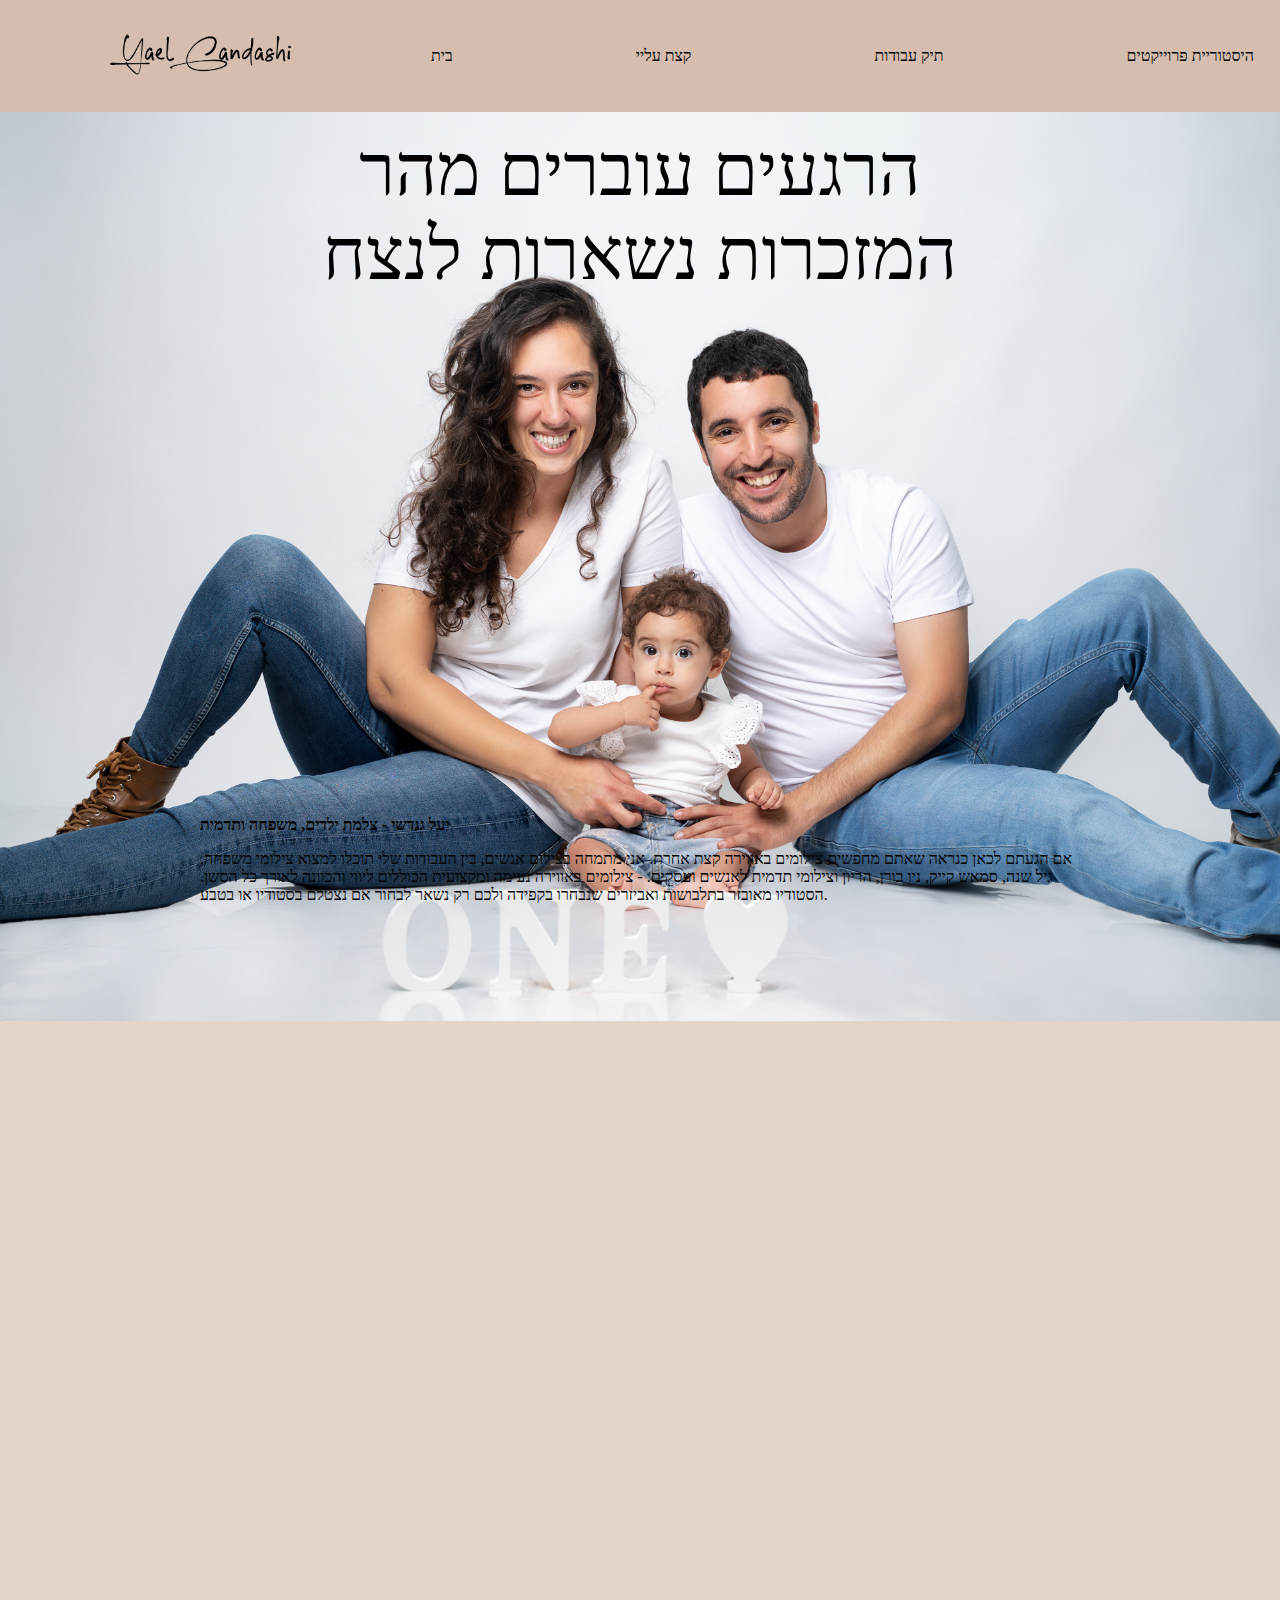
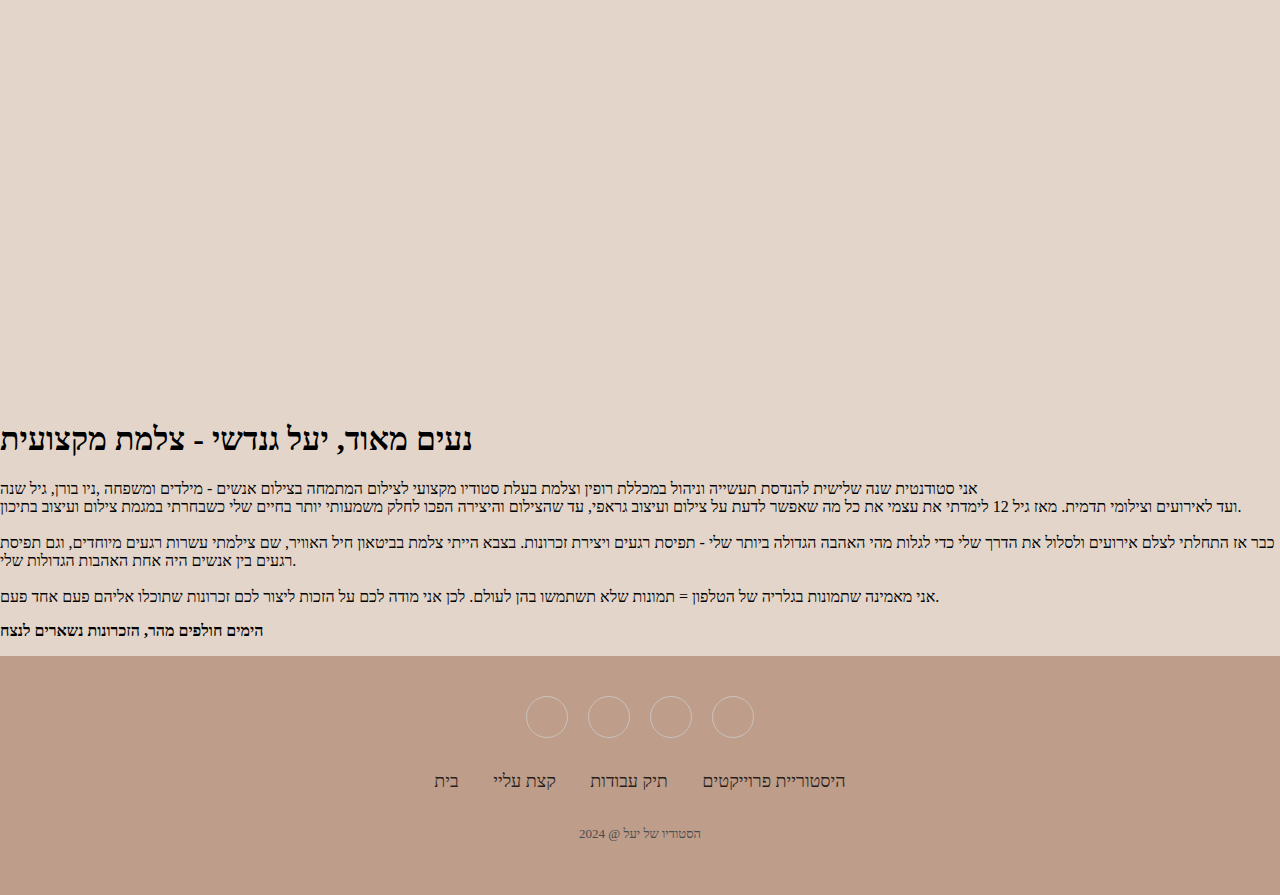
<file: index.html>
<!DOCTYPE html>
<html lang="he">
  <head>
    <meta charset="UTF-8" />
    <meta http-equiv="X-UA-Compatible" content="IE=edge" />
    <meta name="viewport" content="width=device-width, initial-scale=1.0" />
    <title>הסטודיו של יעל</title>
    <link rel="stylesheet" href="./index.css" />
    <link
      rel="stylesheet"
      href="https://cdnjs.cloudflare.com/ajax/libs/font-awesome/6.5.1/css/all.min.css"
      integrity="sha512-DTOQO9RWCH3ppGqcWaEA1BIZOC6xxalwEsw9c2QQeAIftl+Vegovlnee1c9QX4TctnWMn13TZye+giMm8e2LwA=="
      crossorigin="anonymous"
      referrerpolicy="no-referrer"
    />
  </head>
  <body>
    <nav class="nav">
      <a href="/index.html"
        ><img src="/Logo black - PNG.png" alt="logo-yael"
      /></a>
      <ul class="list nav__list collapsible__content">
        <li class="nav__item"><a href="./index.html">בית</a></li>
        <li class="nav__item"><a href="./about.html">קצת עליי</a></li>
        <li class="nav__item"><a href="./skills.html">תיק עבודות</a></li>
        <li class="nav__item">
          <a href="./projects.html">היסטוריית פרוייקטים</a>
        </li>
      </ul>
    </nav>

    <main class="main-home">
      <div>
        <h1>
          הרגעים עוברים מהר <br />
          המזכרות נשארות לנצח
        </h1>
      </div>

      <section id="idology">
        <p class="name"><b>יעל גנדשי - צלמת ילדים, משפחה ותדמית</b></p>
        <p>
          אם הגעתם לכאן כנראה שאתם מחפשים צילומים באווירה קצת אחרת. אני מתמחה
          בצילום אנשים, בין העבודות שלי תוכלו למצוא צילומי משפחה, גיל שנה, סמאש
          קייק, ניו בורן, הריון וצילומי תדמית לאנשים ועסקים. - צילומים באווירה
          נעימה ומקצועית הכוללים ליווי והכוונה לאורך כל הסשן. הסטודיו מאובזר
          בתלבושות ואביזרים שנבחרו בקפידה ולכם רק נשאר לבחור אם נצטלם בסטודיו או
          בטבע.
        </p>
      </section>
    </main>

    <div class="grid-wrapper">
      <div class="grid-img">
        <img src="/11111.jpeg" alt="" />
      </div>
    </div>

    <section class="mobile-main">
      <div class="about-section">
        <h1>נעים מאוד, יעל גנדשי - צלמת מקצועית</h1>
        <p>
          אני סטודנטית שנה שלישית להנדסת תעשייה וניהול במכללת רופין וצלמת בעלת
          סטודיו מקצועי לצילום המתמחה בצילום אנשים - מילדים ומשפחה ,ניו בורן,
          גיל שנה <br />
          ועד לאירועים וצילומי תדמית. מאז גיל 12 לימדתי את עצמי את כל מה שאפשר
          לדעת על צילום ועיצוב גראפי, עד שהצילום והיצירה הפכו לחלק משמעותי יותר
          בחיים שלי כשבחרתי במגמת צילום ועיצוב בתיכון. <br />
          <br />
          כבר אז התחלתי לצלם אירועים ולסלול את הדרך שלי כדי לגלות מהי האהבה
          הגדולה ביותר שלי - תפיסת רגעים ויצירת זכרונות. בצבא הייתי צלמת בביטאון
          חיל האוויר, שם צילמתי עשרות רגעים מיוחדים, וגם תפיסת רגעים בין אנשים
          היה אחת האהבות הגדולות שלי. <br />
          <br />
          אני מאמינה שתמונות בגלריה של הטלפון = תמונות שלא תשתמשו בהן לעולם. לכן
          אני מודה לכם על הזכות ליצור לכם זכרונות שתוכלו אליהם פעם אחד פעם.
        </p>
        <p class="sen"><b>הימים חולפים מהר, הזכרונות נשארים לנצח</b></p>
      </div>
    </section>
    <footer class="footer">
      <div class="social">
        <a
          href="https://www.instagram.com/yael_gandashi?igsh=MWgzNWY0MTR2eTBrNw%3D%3D&utm_source=qr"
          target="_blank"
          ><i class="fab fa-instagram"></i
        ></a>
        <a
          href="https://www.facebook.com/profile.php?id=100009791110041&mibextid=LQQJ4d"
          target="_blank"
          ><i class="fab fa-facebook"></i
        ></a>
        <a href="http://tinyurl.com/bdz9t62v" target="_blank"
          ><i class="fab fa-whatsapp"></i
        ></a>
        <a href="mailto:yael.havia@exagmail.com" target="_blank"
          ><i class="fas fa-user"></i
        ></a>
      </div>

      <ul class="list">
        <li>
          <a href="/index.html">בית</a>
        </li>
        <li>
          <a href="/about.html">קצת עליי</a>
        </li>
        <li>
          <a href="/skills.html">תיק עבודות</a>
        </li>
        <li>
          <a href="/projects.html">היסטוריית פרוייקטים</a>
        </li>
      </ul>
      <p class="copyright">הסטודיו של יעל @ 2024</p>
    </footer>
  </body>
</html>
</file>
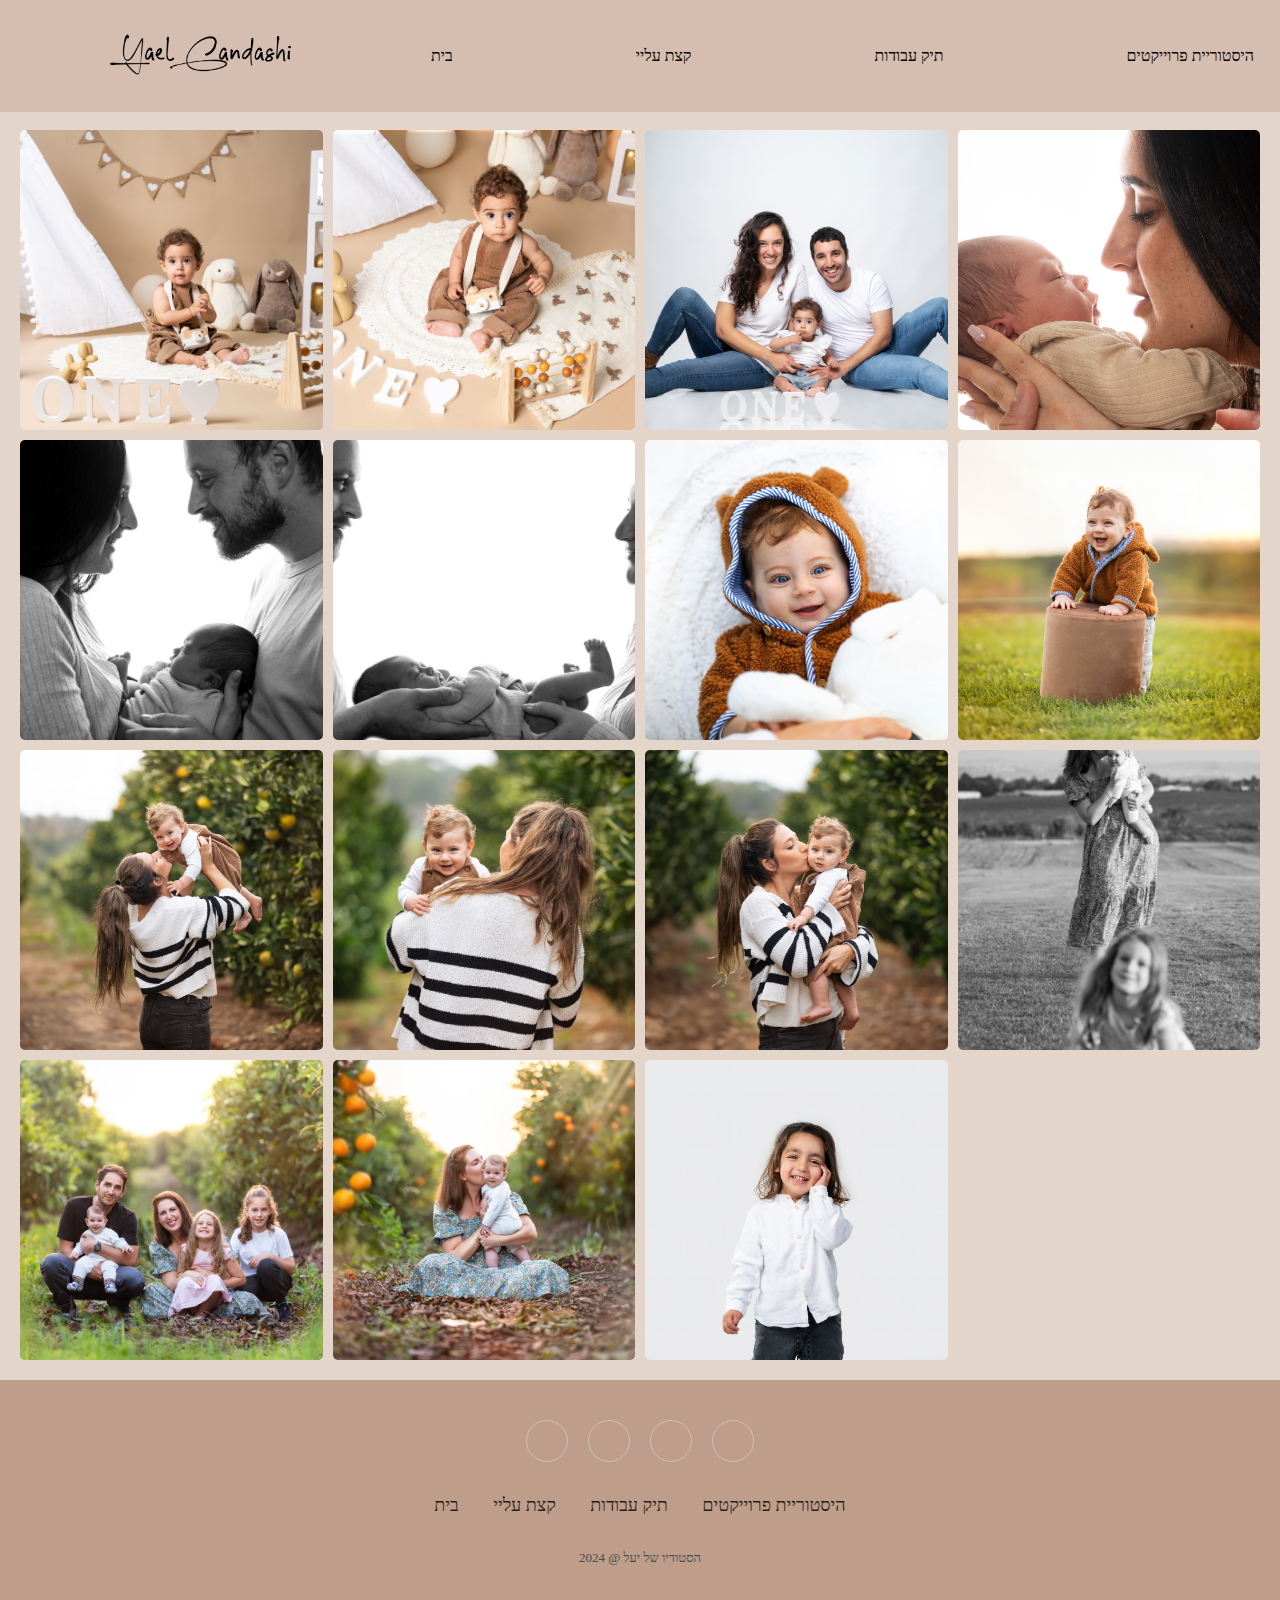
<file: skills.html>
<!DOCTYPE html>
<html lang="en">
  <head>
    <meta charset="UTF-8" />
    <meta http-equiv="X-UA-Compatible" content="IE=edge" />
    <meta name="viewport" content="width=device-width, initial-scale=1.0" />
    <title>Skills</title>
    <link rel="stylesheet" href="/skillsCss.css" />
    <link
      rel="stylesheet"
      href="https://cdnjs.cloudflare.com/ajax/libs/font-awesome/6.5.1/css/all.min.css"
      integrity="sha512-DTOQO9RWCH3ppGqcWaEA1BIZOC6xxalwEsw9c2QQeAIftl+Vegovlnee1c9QX4TctnWMn13TZye+giMm8e2LwA=="
      crossorigin="anonymous"
      referrerpolicy="no-referrer"
    />
  </head>
  <body>
    <nav class="nav">
      <a href="/index.html"
        ><img src="/Logo black - PNG.png" alt="logo-yael"
      /></a>
      <ul class="list nav__list collapsible__content">
        <li class="nav__item"><a href="/index.html">בית</a></li>
        <li class="nav__item"><a href="/about.html">קצת עליי</a></li>
        <li class="nav__item"><a href="/skills.html">תיק עבודות</a></li>
        <li class="nav__item">
          <a href="/projects.html">היסטוריית פרוייקטים</a>
        </li>
      </ul>
    </nav>

    <div id="grid-wrapper">
      <div class="grid-img">
        <img src="/2.jpg" alt="" />
      </div>
      <div class="grid-img">
        <img src="/3.5.jpg" alt="" />
      </div>
      <div class="grid-img">
        <img src="/3.jpg" alt="" />
      </div>
      <div class="grid-img">
        <img src="/4.jpg" alt="" />
      </div>
      <div class="grid-img">
        <img src="/5.jpg" alt="" />
      </div>
      <div class="grid-img">
        <img src="/6.jpg" alt="" />
      </div>
      <div class="grid-img">
        <img src="/7.jpg" alt="" />
      </div>
      <div class="grid-img">
        <img src="/8.jpg" alt="" />
      </div>
      <div class="grid-img">
        <img src="/9.jpg" alt="" />
      </div>
      <div class="grid-img">
        <img src="/10.jpg" alt="" />
      </div>
      <div class="grid-img">
        <img src="/11.jpg" alt="" />
      </div>
      <div class="grid-img">
        <img src="/12.jpg" alt="" />
      </div>
      <div class="grid-img">
        <img src="/13.jpg" alt="" />
      </div>
      <div class="grid-img">
        <img src="/14.jpg" alt="" />
      </div>
      <div class="grid-img">
        <img src="/15.jpg" alt="" />
      </div>
    </div>
    <footer class="footer">
      <div class="social">
        <a
          href="https://www.instagram.com/yael_gandashi?igsh=MWgzNWY0MTR2eTBrNw%3D%3D&utm_source=qr"
          target="_blank"
          ><i class="fab fa-instagram"></i
        ></a>
        <a
          href="https://www.facebook.com/profile.php?id=100009791110041&mibextid=LQQJ4d"
          target="_blank"
          ><i class="fab fa-facebook"></i
        ></a>
        <a href="http://tinyurl.com/bdz9t62v" target="_blank"
          ><i class="fab fa-whatsapp"></i
        ></a>
        <a href="mailto:yael.havia@exagmail.com" target="_blank"
          ><i class="fas fa-user"></i
        ></a>
      </div>

      <ul class="list">
        <li>
          <a href="/index.html">בית</a>
        </li>
        <li>
          <a href="/about.html">קצת עליי</a>
        </li>
        <li>
          <a href="/skills.html">תיק עבודות</a>
        </li>
        <li>
          <a href="/projects.html">היסטוריית פרוייקטים</a>
        </li>
      </ul>
      <p class="copyright">הסטודיו של יעל @ 2024</p>
    </footer>
  </body>
</html>
</file>
<file: index.css>
@media (max-width: 700px) {

    .nav {
        background-color: #d5bdaf;
        position: fixed;
        padding: 3px;
        max-width: 1024px; 
        top: 0;
        z-index: 1;
        background-color: white;

     }
    
     .idology{
    
        display: none;
    }


  .about{
    padding-top: 100px;
    font-family: Assistant;
    font-size: 20px;

  }
 
  .grid-wrapper > div > img {
    width: 100%;
    height: 100%;
    object-fit: cover;
    border-radius: 5px;
    }

.grid-wrapper {
    display: grid;
    grid-gap: 10px;
    grid-template-columns: repeat(auto-fit,minmax(250px,1fr)) ;
    grid-auto-rows: 300px;
    grid-auto-flow: dense;
    padding: 20px;
    padding-top: 388px;
}

.main-home{
   display: none;
    
}
.mobile-main{
padding-top: 10px;
margin: 20px;
}
.main-home h1{
  font-size: 150px;
    
}
    main{
        width: 100%;
    }

    .nav {
        background-color: #d5bdaf;
    display: block;
    position: fixed;
    flex-wrap: wrap;
    z-index: 2;
    padding: 1rem;
     }

     ul {
        display: flex;
        flex-direction: column;
        justify-content: flex-end;
        margin-block-start: 1em;
        margin-block-end: 1em;
        margin-inline-start: 0px;
        margin-inline-end: 0px;
        padding-inline-start: 40px;
        
    }
     
.nav img{
        max-width: 100px;
        margin-right: 5px 
}

.footer{
    padding: 40px 0;
    box-sizing: border-box;
    font-family: Assistant;
    width: 100%;
    background-color: #be9d8a;


}
.nav__item{
    padding: 15px 10px;
    border-bottom: 1px solid #222;
}

}



html, body{
    margin:0px;
    padding:0px;
    background-color: #e3d5ca;
    scroll-behavior: smooth;
}
.main-home{
    background-image: url(/3.jpg);
    background-repeat:space;
    background-size: cover;
    min-height: 1000px;
    min-width: 700px;
    padding: 800px 200px 200px 200px;
    background-attachment: fixed;

    position: relative;

}

.main-home h1{
    color: #000;
    font-family: Assistant;
    font-size: 73px;
    font-style: normal;
    font-weight: 300;
    text-align: center;
    justify-content: flex-start;
    position: absolute;
    top: 80px;
    right: 200px;
    left: 200px;
}

.text-on-image{
    filter: brightness(10%);
    text-align: center;
}

.nav {
   background-color: #d5bdaf;
   display: flex;
   align-items: center;
   position: fixed ;
   width: 100%;
   z-index: 2;
}

.nav img{
    max-width: 400px;
    margin-right: 5px;
}
.nav img:hover{
    color: #848484;
}

.nav__list{
    width: 100%;
    justify-content:space-between;
    list-style-type:none;
    align-items: center;
    display: flex;
    padding: 1rem;
    
}

.nav__item{
    padding: 15px 10px;
    
}

.grid-wrapper{
    display: none;
}

.nav__item > a{
    color: #000;
    text-decoration: none;
    transition: color 0.3s;
}

.nav__item a:hover{
    color: #848484;
    text-decoration: none;
}

.idology{
    
    background: rgba(213, 189, 175, 0.7);
    padding: 200px 200px 200px 200px;
    position: absolute;
    left: 0px;   
 
}

#name{
    color: #000;
    font-family: Assistant;
    font-size: 50px;
    font-style:normal;
    font-weight: 100;
    text-align:center;
}



.cards-box{
    display: flex;
    flex-wrap: wrap;
    justify-content: space-between;
}

.card{
    width: 100px;
    min-width: 100px;
    height: 200px;
    background-color: rgba(180, 162, 152, 0.7);
    color: #000;
    margin: 5px;
    justify-content: space-between;
}

.footer{
    padding: 40px 0;
    box-sizing: border-box;
    font-family: Assistant;
    background-color: #be9d8a;

}

.footer .social{
    text-align: center;
    padding-bottom: 25px;
    color: #4c4b4d;
}

.footer .social a{
    font-size: 24px;
    color: inherit;
    border: 1px solid #ccc;
    width: 40px;
    height: 40px;
    line-height: 38px;
    display: inline-block;
    text-align: center;
    border-radius: 50%;
    margin: 0 8px;
    opacity: 0.75;
}


.footer .social a:hover{
    opacity: 0.9;

}

.footer ul{
    margin-top: 0;
    padding: 0;
    list-style: none;
    font-size: 18px;
    line-height: 1.6;
    margin-bottom: 0;
    text-align: center;

}

.footer ul li a{
    color: inherit;
    text-decoration: none;
    opacity: 0.8;
}

.footer ul li {
    display: inline-block;
    padding: 0 15px;
}

.footer ul li a:hover{
    opacity: 1;
}

.footer .copyright{
    margin-top: 30px;
    text-align: center;
    font-size: 13px;
    color: #4c4b4d;
}
</file>
<file: skillsCss.css>
@media (max-width: 700px) {

    .nav {
        background-color: #d5bdaf;
    display: block;
    position: fixed;
    flex-wrap: wrap;
    z-index: 2;
    padding: 1rem;
     }

     ul {
        display: flex;
        flex-direction: column;
        justify-content: flex-end;
        margin-block-start: 1em;
        margin-block-end: 1em;
        margin-inline-start: 0px;
        margin-inline-end: 0px;
        padding-inline-start: 40px;
    }
     
     .nav img{
        max-width: 100px;
        margin-right: 5px 
     }
     
.nav__list {
    width: 100%;
    justify-content: space-between;
    list-style-type: none;
    align-items: center;
}
     
     .nav__item{
         padding: 15px 10px;
         border-bottom: 1px solid #222;
     
     
}
#grid-wrapper {
    padding: 300px;
    padding-top: 400px !important;
}
}

html, body{
    margin:0px;
    padding:0px;
    background-color: #e3d5ca;
    scroll-behavior: smooth;
}

.nav {
    background-color: #d5bdaf;
    display: flex;
    align-items: center;
    position: fixed ;
    width: 100%;
    z-index: 2;
 }
 
 .nav img{
     max-width: 400px;
     margin-right: 5px;
 }
 .nav img:hover{
     color: #848484;
 }
 
 .nav__list{
     width: 100%;
     justify-content:space-between;
     list-style-type:none;
     align-items: center;
     display: flex;
     padding: 1rem;
     
 }
 
 .nav__item{
     padding: 15px 10px;
     
 }
 
 .nav__item > a{
     color: #000;
     text-decoration: none;
     transition: color 0.3s;
 }
 
 .nav__item a:hover{
     color: #848484;
     text-decoration: none;
 }




#grid-wrapper > div > img:hover {
    transform: scale(1.03);
    box-shadow: rgba(100, 100, 111, 0.2) 0px 7px 29px 0px;
    transition: box-shadow 200ms linear;

}
#grid-wrapper > div > img {
    width: 100%;
    height: 100%;
    object-fit: cover;
    border-radius: 5px;
    }

#grid-wrapper {
    display: grid;
    grid-gap: 10px;
    grid-template-columns: repeat(auto-fit,minmax(250px,1fr)) ;
    grid-auto-rows: 300px;
    grid-auto-flow: dense;
    padding: 20px;
    padding-top: 130px;
}

.footer{
    padding: 40px 0;
    box-sizing: border-box;
    font-family: Assistant;
    background-color: #be9d8a;

}

.footer .social{
    text-align: center;
    padding-bottom: 25px;
    color: #4c4b4d;
}

.footer .social a{
    font-size: 24px;
    color: inherit;
    border: 1px solid #ccc;
    width: 40px;
    height: 40px;
    line-height: 38px;
    display: inline-block;
    text-align: center;
    border-radius: 50%;
    margin: 0 8px;
    opacity: 0.75;
}

.footer .social a:hover{
    opacity: 0.9;

}

.footer ul{
    margin-top: 0;
    padding: 0;
    list-style: none;
    font-size: 18px;
    line-height: 1.6;
    margin-bottom: 0;
    text-align: center;

}

.footer ul li a{
    color: inherit;
    text-decoration: none;
    opacity: 0.8;
}

.footer ul li {
    display: inline-block;
    padding: 0 15px;
}

.footer ul li a:hover{
    opacity: 1;
}

.footer .copyright{
    margin-top: 30px;
    text-align: center;
    font-size: 13px;
    color: #4c4b4d;
}
</file>
